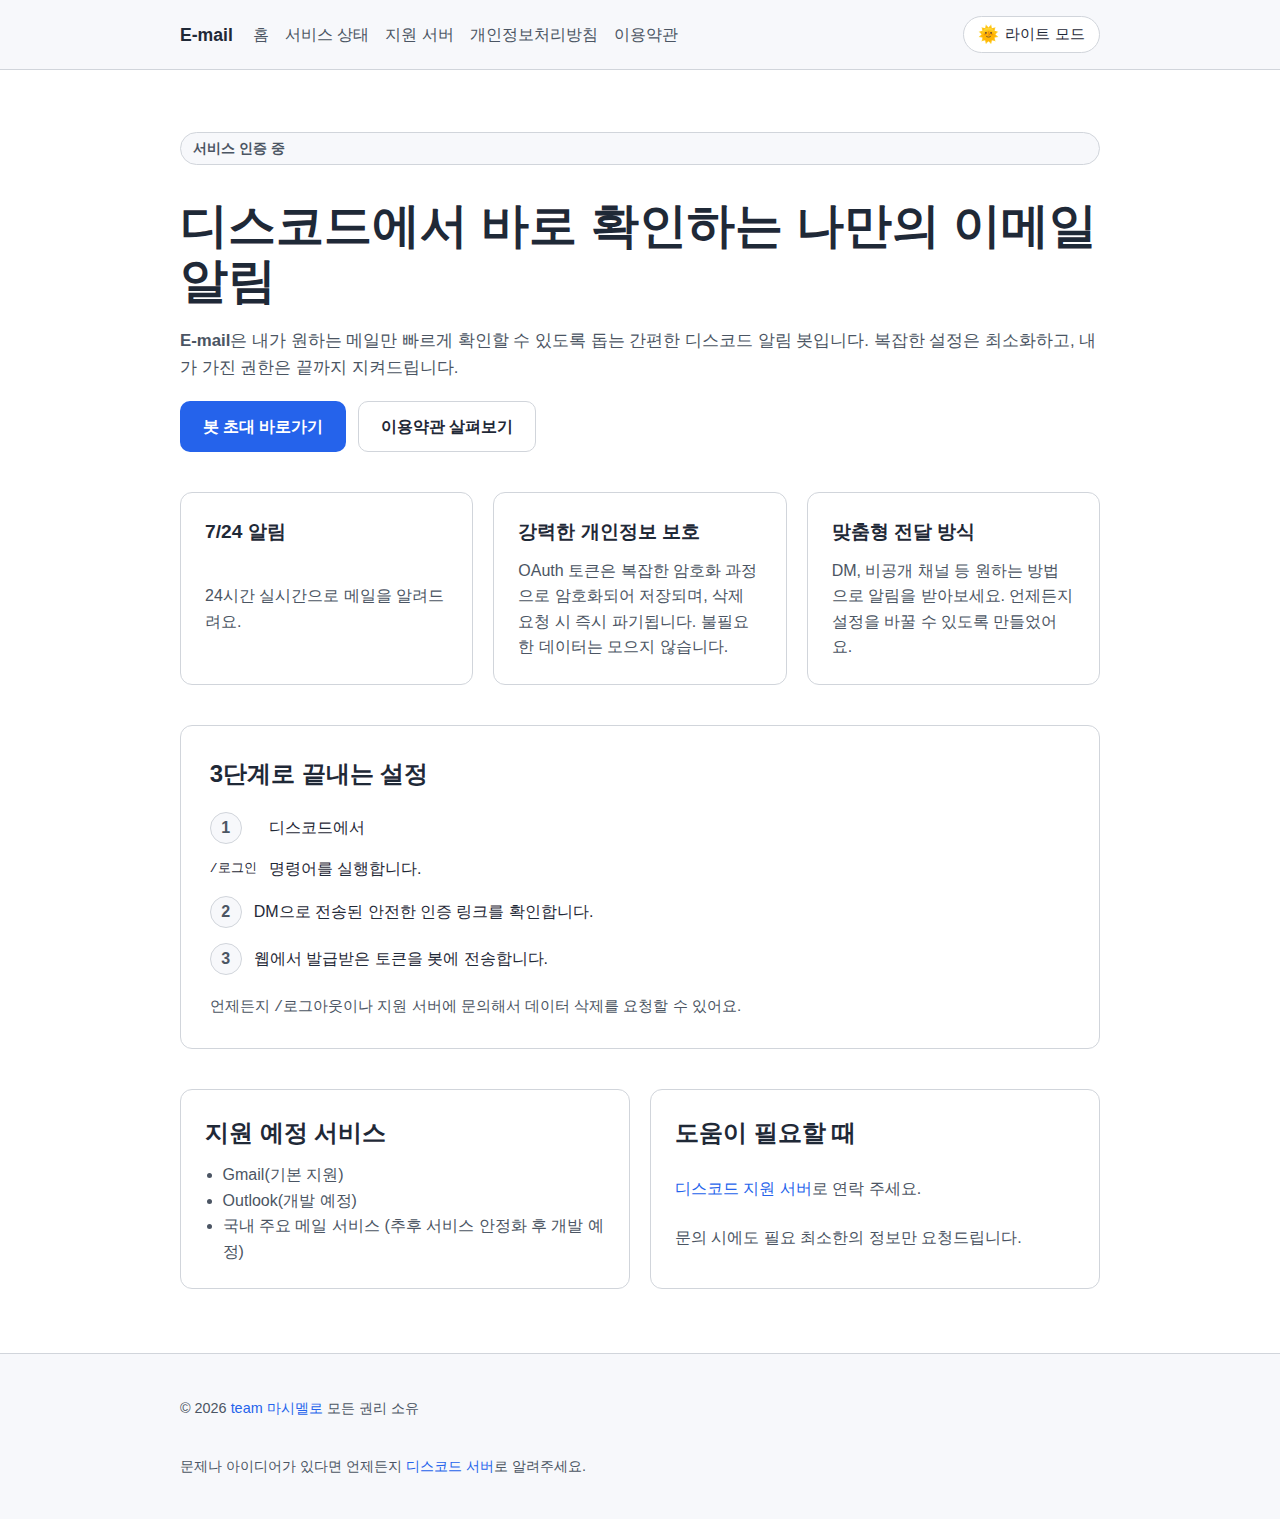
<file: index.html>
<!DOCTYPE html>
<html lang="ko" data-theme="light">
<head>
  <meta charset="UTF-8">
  <meta name="viewport" content="width=device-width, initial-scale=1.0">
  <title>E-mail: 디스코드 이메일 알림 봇</title>
  <link rel="stylesheet" href="style.css">
</head>
<body>
  <main class="layout">
    <section class="hero fade-up">
      <p class="badge">서비스 인증 중</p>
      <h1>디스코드에서 바로 확인하는 나만의 이메일 알림</h1>
      <p class="lead">
        <strong>E-mail</strong>은 내가 원하는 메일만 빠르게 확인할 수 있도록 돕는 간편한 디스코드 알림 봇입니다.
        복잡한 설정은 최소화하고, 내가 가진 권한은 끝까지 지켜드립니다.
      </p>
      <div class="cta-group">
        <a class="btn primary" href="https://discord.com/oauth2/authorize?client_id=1370938852079829134" target="_blank" rel="noopener">
          봇 초대 바로가기
        </a>
        <a class="btn ghost" href="terms.html">이용약관 살펴보기</a>
      </div>
    </section>

    <section class="cards fade-up" aria-label="주요 기능">
      <article class="card">
        <h2>7/24 알림</h2>
        <p>24시간 실시간으로 메일을 알려드려요.</p>
      </article>
      <article class="card">
        <h2>강력한 개인정보 보호</h2>
        <p>OAuth 토큰은 복잡한 암호화 과정으로 암호화되어 저장되며, 삭제 요청 시 즉시 파기됩니다. 불필요한 데이터는 모으지 않습니다.</p>
      </article>
      <article class="card">
        <h2>맞춤형 전달 방식</h2>
        <p>DM, 비공개 채널 등 원하는 방법으로 알림을 받아보세요. 언제든지 설정을 바꿀 수 있도록 만들었어요.</p>
      </article>
    </section>

    <section class="steps fade-up" aria-label="사용 방법">
      <h2>3단계로 끝내는 설정</h2>
      <ol>
        <li><span>1</span> 디스코드에서 <code>/로그인</code>명령어를 실행합니다.</li>
        <li><span>2</span> DM으로 전송된 안전한 인증 링크를 확인합니다.</li>
        <li><span>3</span> 웹에서 발급받은 토큰을 봇에 전송합니다.</li>
      </ol>
      <p class="footnote">언제든지 <code>/로그아웃</code>이나 지원 서버에 문의해서 데이터 삭제를 요청할 수 있어요.</p>
    </section>

    <section class="info-grid fade-up" aria-label="서비스 정보">
      <article>
        <h2>지원 예정 서비스</h2>
        <ul>
          <li>Gmail(기본 지원)</li>
          <li>Outlook(개발 예정)</li>
          <li>국내 주요 메일 서비스 (추후 서비스 안정화 후 개발 예정)</li>
        </ul>
      </article>
      <article>
        <h2>도움이 필요할 때</h2>
        <p><a href="https://discord.gg/FRCVnR3Vtk">디스코드 지원 서버</a>로 연락 주세요.</p>
        <p>문의 시에도 필요 최소한의 정보만 요청드립니다.</p>
      </article>
    </section>
  </main>
  <script src="js/main.js"></script>
</body>
</html>
</file>
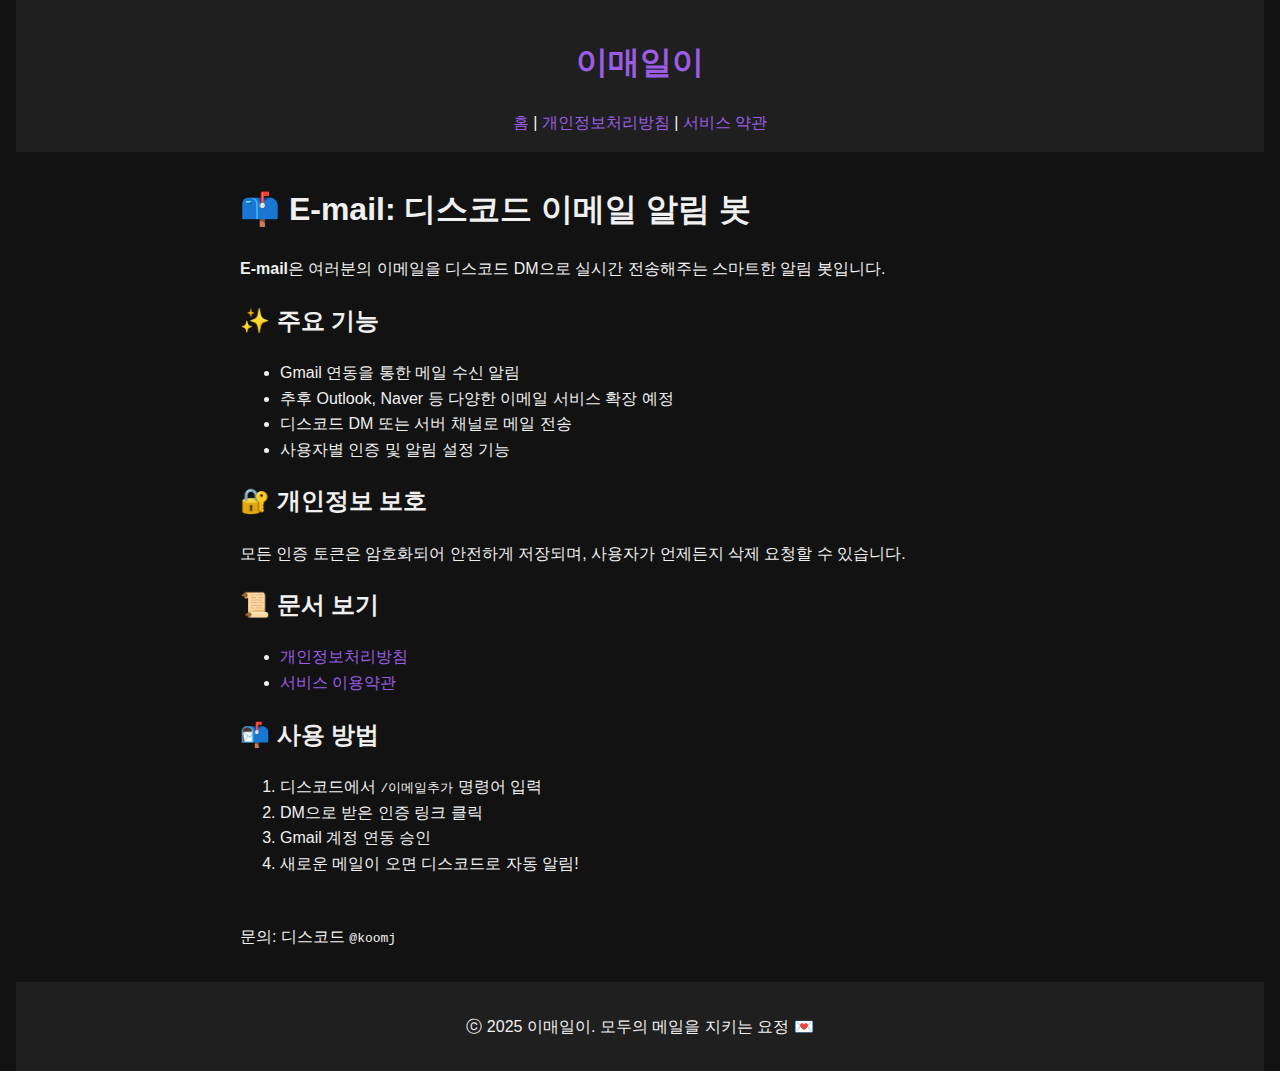
<file: src/index.html>
<!DOCTYPE html>
<html lang="ko">
<head>
  <meta charset="UTF-8">
  <title>E-mail 봇 소개</title>
  <link rel="stylesheet" href="style.css">
</head>
<body>
<main>
  <h1>📫 E-mail: 디스코드 이메일 알림 봇</h1>
  <p><strong>E-mail</strong>은 여러분의 이메일을 디스코드 DM으로 실시간 전송해주는 스마트한 알림 봇입니다.</p>

  <h2>✨ 주요 기능</h2>
  <ul>
    <li>Gmail 연동을 통한 메일 수신 알림</li>
    <li>추후 Outlook, Naver 등 다양한 이메일 서비스 확장 예정</li>
    <li>디스코드 DM 또는 서버 채널로 메일 전송</li>
    <li>사용자별 인증 및 알림 설정 기능</li>
  </ul>

  <h2>🔐 개인정보 보호</h2>
  <p>모든 인증 토큰은 암호화되어 안전하게 저장되며, 사용자가 언제든지 삭제 요청할 수 있습니다.</p>

  <h2>📜 문서 보기</h2>
  <ul>
    <li><a href="/privacy.html">개인정보처리방침</a></li>
    <li><a href="/terms.html">서비스 이용약관</a></li>
  </ul>

  <h2>📬 사용 방법</h2>
  <ol>
    <li>디스코드에서 <code>/이메일추가</code> 명령어 입력</li>
    <li>DM으로 받은 인증 링크 클릭</li>
    <li>Gmail 계정 연동 승인</li>
    <li>새로운 메일이 오면 디스코드로 자동 알림!</li>
  </ol>

  <p style="margin-top: 3rem;">문의: 디스코드 <code>@koomj</code></p>
</main>
<script src="js/main.js"></script>
</body>
</html>
</file>
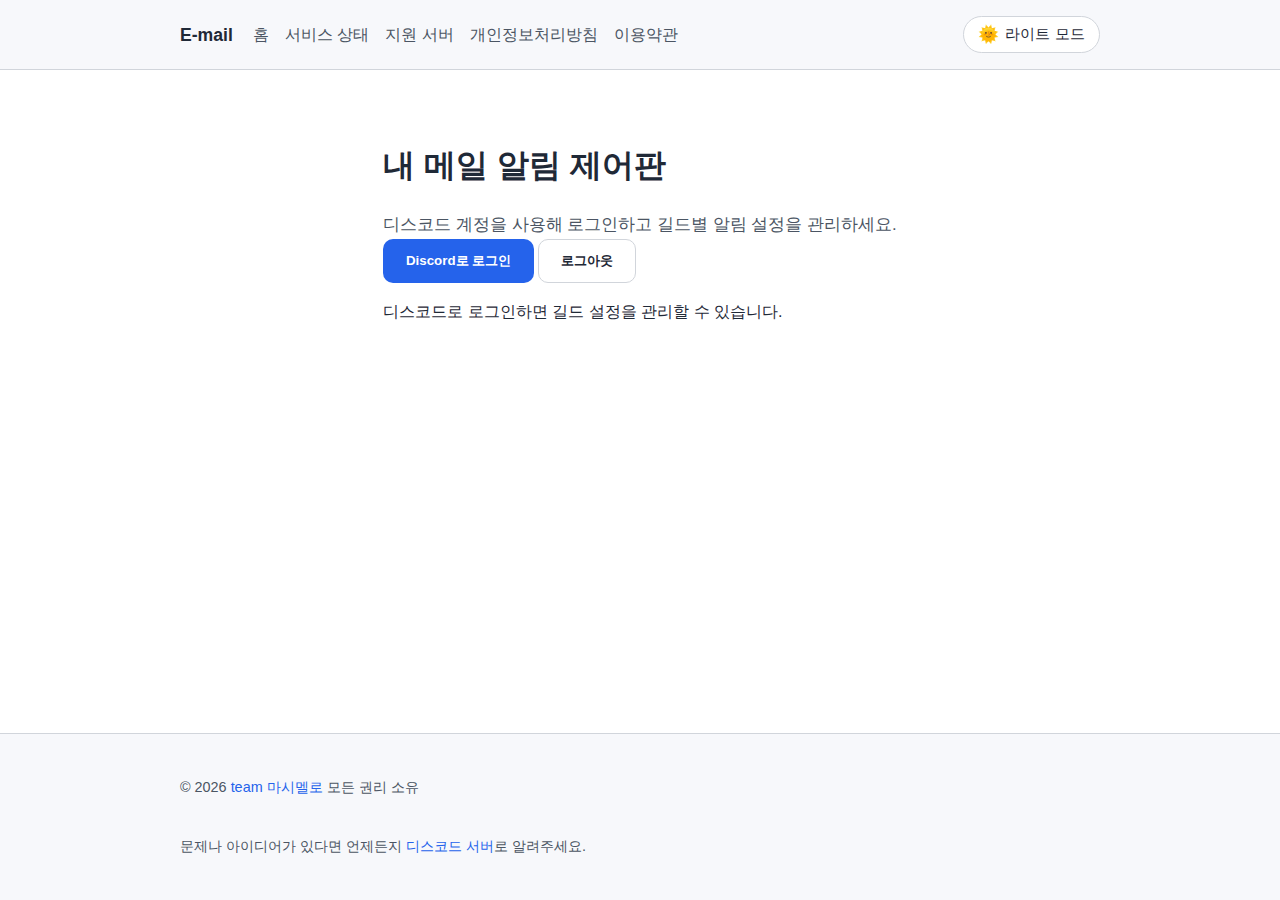
<file: dashboard.html>
<!DOCTYPE html>
<html lang="ko" data-theme="light">
<head>
  <meta charset="UTF-8">
  <meta name="viewport" content="width=device-width, initial-scale=1.0">
  <title>대시보드 - E-mail</title>
  <link rel="stylesheet" href="style.css">
</head>
<body>
  <main class="layout dashboard">
    <section class="dashboard-hero fade-up">
      <h1>내 메일 알림 제어판</h1>
      <p class="lead">디스코드 계정을 사용해 로그인하고 길드별 알림 설정을 관리하세요.</p>
      <div class="dashboard-actions">
        <button class="btn primary" type="button" id="login-button">Discord로 로그인</button>
        <button class="btn ghost" type="button" id="logout-button" hidden>로그아웃</button>
      </div>
      <p class="dashboard-status" id="dashboard-status" role="status" aria-live="polite"></p>
    </section>

    <section class="dashboard-card fade-up" id="profile-section" hidden>
      <h2>내 프로필</h2>
      <div class="profile-card">
        <img id="profile-avatar" alt="디스코드 아바타" loading="lazy">
        <dl>
          <div>
            <dt>사용자명</dt>
            <dd id="profile-username">-</dd>
          </div>
          <div>
            <dt>사용자 ID</dt>
            <dd id="profile-id">-</dd>
          </div>
        </dl>
      </div>
    </section>

    <section class="dashboard-card fade-up" id="guilds-section" hidden>
      <div class="dashboard-card__header">
        <h2>내 길드</h2>
        <button class="btn ghost" type="button" id="refresh-guilds">다시 불러오기</button>
      </div>
      <ul class="guild-list" id="guild-list" aria-live="polite"></ul>
      <p class="dashboard-hint">관리 권한이 있는 길드만 표시됩니다.</p>
    </section>

    <section class="dashboard-card fade-up" id="settings-section" hidden>
      <div class="dashboard-card__header">
        <div>
          <h2 id="settings-guild-name">길드 설정</h2>
          <p class="dashboard-hint" id="settings-guild-id"></p>
        </div>
        <div class="settings-actions">
          <button class="btn ghost" type="button" id="refresh-settings">길드 설정 새로고침</button>
        </div>
      </div>
      <form id="settings-form" novalidate>
        <label class="field field--toggle">
          <span class="field-label">알림 활성화</span>
          <span class="switch">
            <input type="checkbox" id="notifications-enabled">
            <span class="slider" aria-hidden="true"></span>
          </span>
        </label>

        <label class="field" for="language-select">
          <span class="field-label">언어</span>
          <select id="language-select" name="language">
            <option value="ko">한국어</option>
            <option value="en">English</option>
          </select>
        </label>

        <label class="field" for="timezone-select">
          <span class="field-label">타임존</span>
          <select id="timezone-select" name="timezone">
            <option value="Asia/Seoul">Asia/Seoul</option>
            <option value="UTC">UTC</option>
            <option value="America/Los_Angeles">America/Los_Angeles</option>
            <option value="Europe/London">Europe/London</option>
            <option value="Asia/Tokyo">Asia/Tokyo</option>
          </select>
        </label>

        <div class="settings-actions">
          <button class="btn primary" type="submit">변경 사항 저장</button>
        </div>
      </form>
      <p class="dashboard-status" id="settings-status" role="status" aria-live="polite"></p>
    </section>
  </main>

  <script src="js/main.js"></script>
  <script src="js/dashboard.js"></script>
</body>
</html>
</file>
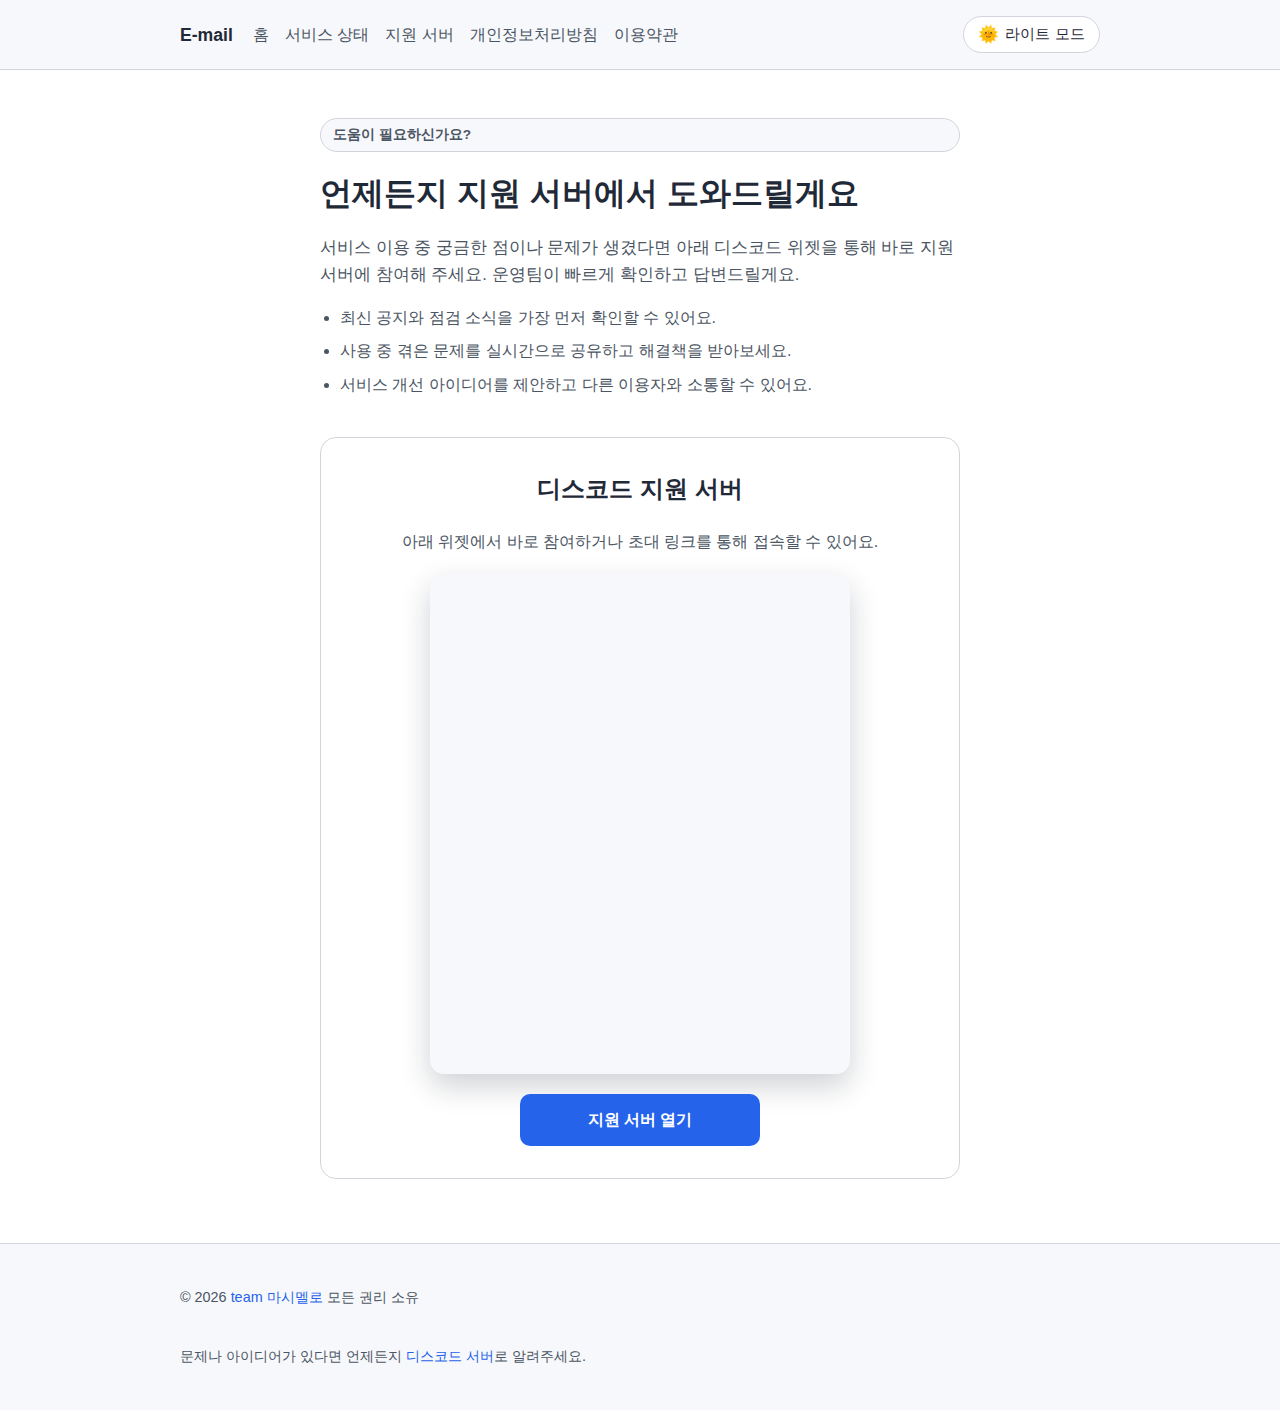
<file: helpserver.html>
<!DOCTYPE html>
<html lang="ko" data-theme="light">
<head>
  <meta charset="UTF-8">
  <meta name="viewport" content="width=device-width, initial-scale=1.0">
  <title>지원 서버 - E-mail</title>
  <link rel="stylesheet" href="style.css">
</head>
<body>
  <main class="layout support">
    <section class="support-hero fade-up">
      <span class="badge">도움이 필요하신가요?</span>
      <h1>언제든지 지원 서버에서 도와드릴게요</h1>
      <p class="lead">
        서비스 이용 중 궁금한 점이나 문제가 생겼다면 아래 디스코드 위젯을 통해 바로 지원 서버에 참여해 주세요.
        운영팀이 빠르게 확인하고 답변드릴게요.
      </p>
      <ul class="support-points" aria-label="지원 서버 안내">
        <li>최신 공지와 점검 소식을 가장 먼저 확인할 수 있어요.</li>
        <li>사용 중 겪은 문제를 실시간으로 공유하고 해결책을 받아보세요.</li>
        <li>서비스 개선 아이디어를 제안하고 다른 이용자와 소통할 수 있어요.</li>
      </ul>
    </section>

    <section class="support-widget fade-up" aria-label="디스코드 지원 서버 위젯">
      <div class="widget-card">
        <h2>디스코드 지원 서버</h2>
        <p>아래 위젯에서 바로 참여하거나 초대 링크를 통해 접속할 수 있어요.</p>
        <iframe
          class="discord-widget"
          src="https://discord.com/widget?id=1345601945133383783&amp;theme=dark"
          width="350"
          height="500"
          allowtransparency="true"
          frameborder="0"
          sandbox="allow-popups allow-popups-to-escape-sandbox allow-same-origin allow-scripts"
          title="디스코드 지원 서버 위젯"></iframe>
        <a class="btn primary" href="https://discord.gg/FRCVnR3Vtk" target="_blank" rel="noopener">지원 서버 열기</a>
      </div>
    </section>
  </main>
  <script src="js/main.js"></script>
</body>
</html>
</file>
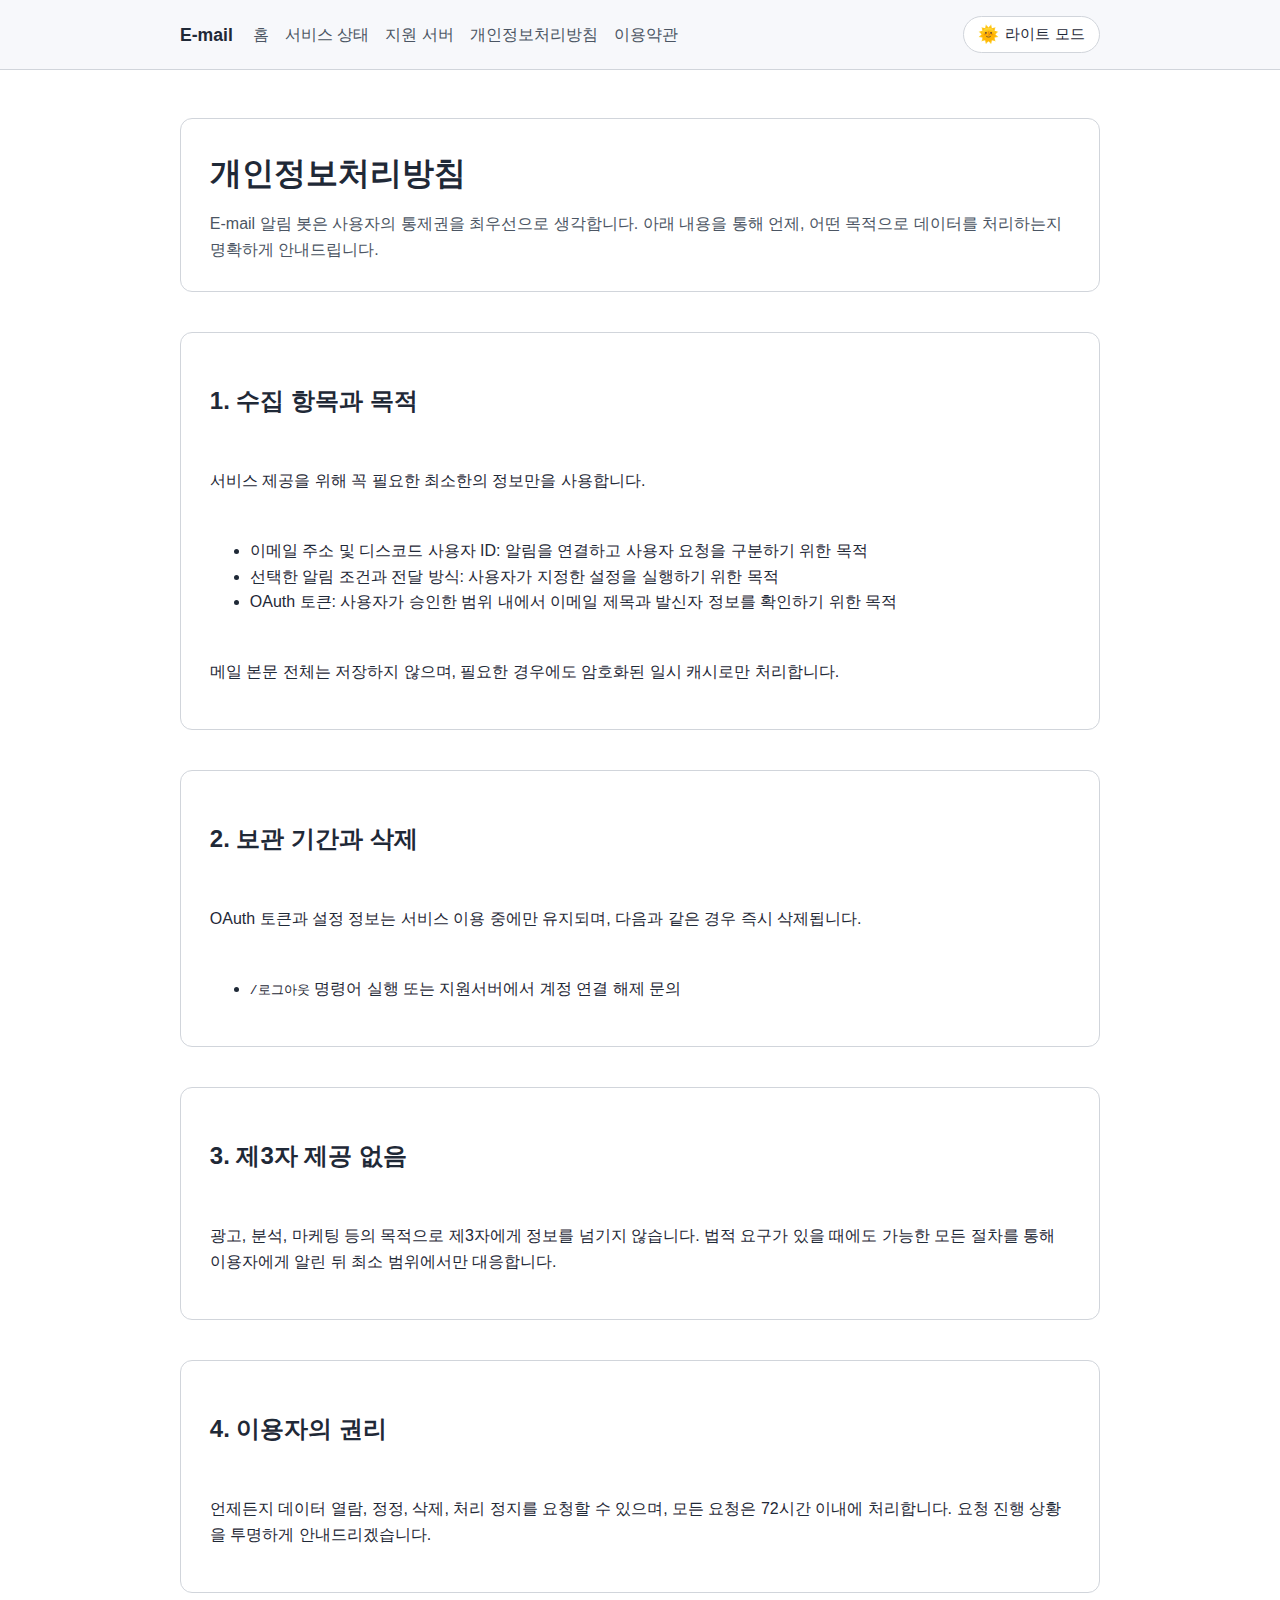
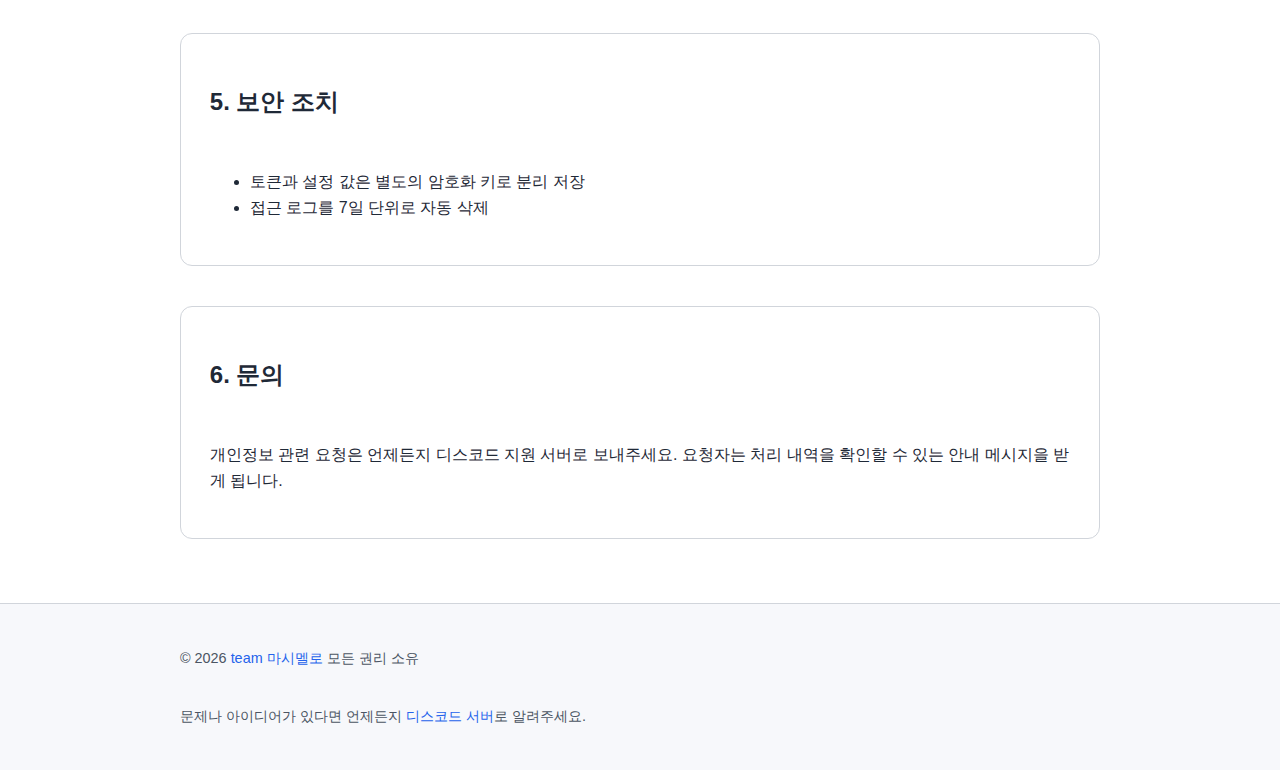
<file: privacy.html>
<!DOCTYPE html>
<html lang="ko" data-theme="light">
<head>
  <meta charset="UTF-8">
  <meta name="viewport" content="width=device-width, initial-scale=1.0">
  <title>개인정보처리방침 - E-mail</title>
  <link rel="stylesheet" href="style.css">
</head>
<body>
  <main class="layout legal">
    <section class="fade-up">
      <h1>개인정보처리방침</h1>
      <p class="lead">E-mail 알림 봇은 사용자의 통제권을 최우선으로 생각합니다. 아래 내용을 통해 언제, 어떤 목적으로 데이터를 처리하는지 명확하게 안내드립니다.</p>
    </section>

    <section class="fade-up">
      <h2>1. 수집 항목과 목적</h2>
      <p>서비스 제공을 위해 꼭 필요한 최소한의 정보만을 사용합니다.</p>
      <ul>
        <li>이메일 주소 및 디스코드 사용자 ID: 알림을 연결하고 사용자 요청을 구분하기 위한 목적</li>
        <li>선택한 알림 조건과 전달 방식: 사용자가 지정한 설정을 실행하기 위한 목적</li>
        <li>OAuth 토큰: 사용자가 승인한 범위 내에서 이메일 제목과 발신자 정보를 확인하기 위한 목적</li>
      </ul>
      <p>메일 본문 전체는 저장하지 않으며, 필요한 경우에도 암호화된 일시 캐시로만 처리합니다.</p>
    </section>

    <section class="fade-up">
      <h2>2. 보관 기간과 삭제</h2>
      <p>OAuth 토큰과 설정 정보는 서비스 이용 중에만 유지되며, 다음과 같은 경우 즉시 삭제됩니다.</p>
      <ul>
        <li><code>/로그아웃</code> 명령어 실행 또는 지원서버에서 계정 연결 해제 문의</li>
      </ul>
    </section>

    <section class="fade-up">
      <h2>3. 제3자 제공 없음</h2>
      <p>광고, 분석, 마케팅 등의 목적으로 제3자에게 정보를 넘기지 않습니다. 법적 요구가 있을 때에도 가능한 모든 절차를 통해 이용자에게 알린 뒤 최소 범위에서만 대응합니다.</p>
    </section>

    <section class="fade-up">
      <h2>4. 이용자의 권리</h2>
      <p>언제든지 데이터 열람, 정정, 삭제, 처리 정지를 요청할 수 있으며, 모든 요청은 72시간 이내에 처리합니다. 요청 진행 상황을 투명하게 안내드리겠습니다.</p>
    </section>

    <section class="fade-up">
      <h2>5. 보안 조치</h2>
      <ul>
        <li>토큰과 설정 값은 별도의 암호화 키로 분리 저장</li>
        <li>접근 로그를 7일 단위로 자동 삭제</li>
      </ul>
    </section>

    <section class="fade-up">
      <h2>6. 문의</h2>
      <p>개인정보 관련 요청은 언제든지 디스코드 지원 서버로 보내주세요. 요청자는 처리 내역을 확인할 수 있는 안내 메시지을 받게 됩니다.</p>
    </section>
  </main>
  <script src="js/main.js"></script>
</body>
</html>
</file>
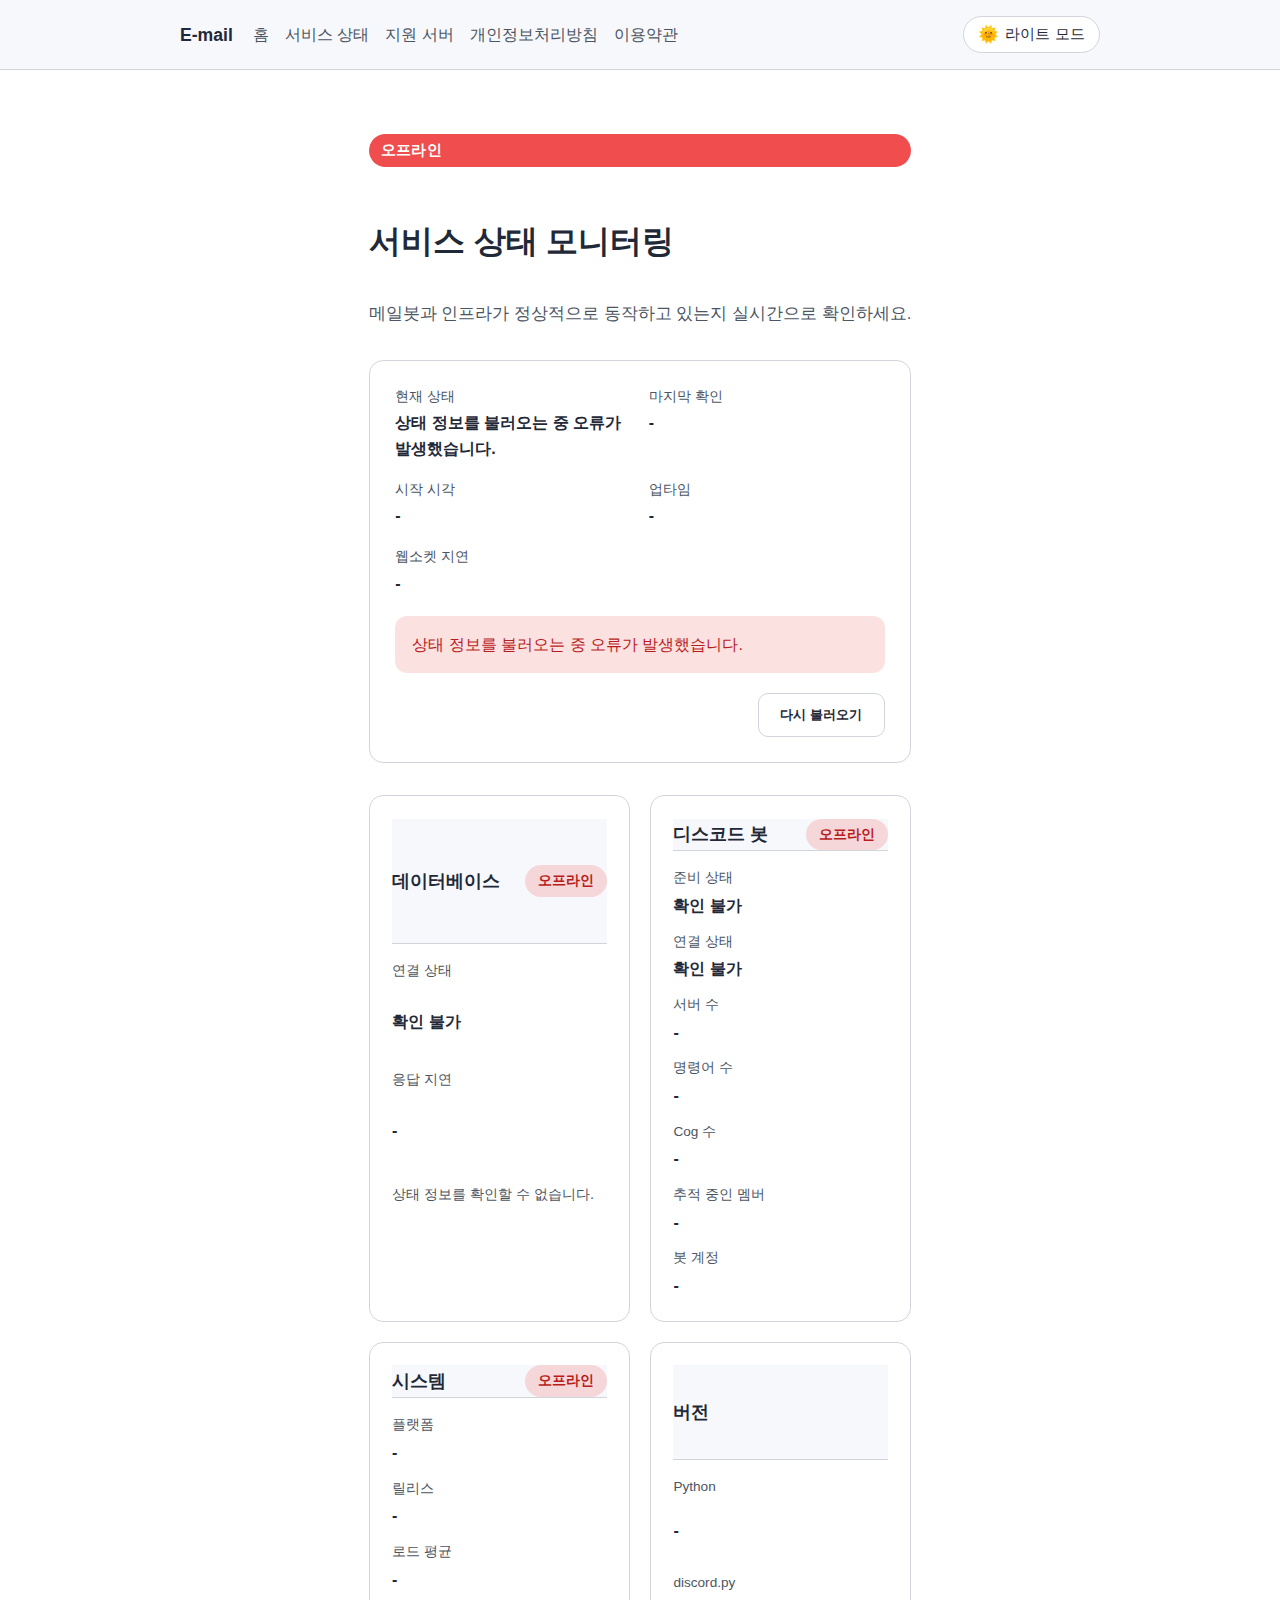
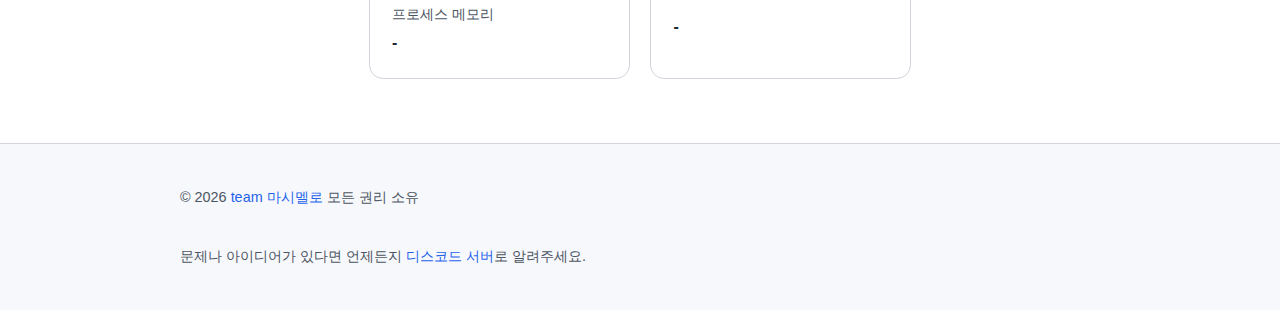
<file: status.html>
<!DOCTYPE html>
<html lang="ko" data-theme="light">
<head>
  <meta charset="UTF-8">
  <meta name="viewport" content="width=device-width, initial-scale=1.0">
  <title>서비스 상태 - E-mail</title>
  <link rel="stylesheet" href="style.css">
</head>
<body>
  <main class="layout status">
    <section class="status-hero fade-up">
      <p class="badge status-indicator status-indicator--loading" id="status-indicator">확인 중</p>
      <h1>서비스 상태 모니터링</h1>
      <p class="lead">메일봇과 인프라가 정상적으로 동작하고 있는지 실시간으로 확인하세요.</p>
    </section>

    <section class="status-meta fade-up">
      <div class="status-meta__grid">
        <div>
          <span class="status-meta__label">현재 상태</span>
          <span class="status-meta__value" id="status-summary">데이터를 불러오는 중...</span>
        </div>
        <div>
          <span class="status-meta__label">마지막 확인</span>
          <span class="status-meta__value" id="status-updated-at">-</span>
        </div>
        <div>
          <span class="status-meta__label">시작 시각</span>
          <span class="status-meta__value" id="status-started-at">-</span>
        </div>
        <div>
          <span class="status-meta__label">업타임</span>
          <span class="status-meta__value" id="status-uptime">-</span>
        </div>
        <div>
          <span class="status-meta__label">웹소켓 지연</span>
          <span class="status-meta__value" id="status-latency">-</span>
        </div>
      </div>
      <p class="status-alert" id="status-alert" role="status" hidden>상태를 확인하는 중입니다.</p>
      <div class="status-actions">
        <button class="btn ghost" type="button" id="status-reload">다시 불러오기</button>
      </div>
    </section>

    <section class="status-grid" aria-label="세부 상태">
      <article class="status-card fade-up">
        <header class="status-card__header">
          <h2>데이터베이스</h2>
          <span class="status-chip" id="database-chip">대기 중</span>
        </header>
        <dl class="status-card__stats">
          <div>
            <dt>연결 상태</dt>
            <dd id="database-status">-</dd>
          </div>
          <div>
            <dt>응답 지연</dt>
            <dd id="database-latency">-</dd>
          </div>
        </dl>
        <p class="status-note" id="database-note">상세 정보를 불러오는 중입니다.</p>
      </article>

      <article class="status-card fade-up">
        <header class="status-card__header">
          <h2>디스코드 봇</h2>
          <span class="status-chip" id="bot-chip">대기 중</span>
        </header>
        <dl class="status-card__stats">
          <div>
            <dt>준비 상태</dt>
            <dd id="bot-ready">-</dd>
          </div>
          <div>
            <dt>연결 상태</dt>
            <dd id="bot-connected">-</dd>
          </div>
          <div>
            <dt>서버 수</dt>
            <dd id="bot-guilds">-</dd>
          </div>
          <div>
            <dt>명령어 수</dt>
            <dd id="bot-commands">-</dd>
          </div>
          <div>
            <dt>Cog 수</dt>
            <dd id="bot-cogs">-</dd>
          </div>
          <div>
            <dt>추적 중인 멤버</dt>
            <dd id="bot-members">-</dd>
          </div>
          <div>
            <dt>봇 계정</dt>
            <dd id="bot-user">-</dd>
          </div>
        </dl>
      </article>

      <article class="status-card fade-up">
        <header class="status-card__header">
          <h2>시스템</h2>
          <span class="status-chip" id="system-chip">대기 중</span>
        </header>
        <dl class="status-card__stats">
          <div>
            <dt>플랫폼</dt>
            <dd id="system-platform">-</dd>
          </div>
          <div>
            <dt>릴리스</dt>
            <dd id="system-release">-</dd>
          </div>
          <div>
            <dt>로드 평균</dt>
            <dd id="system-load">-</dd>
          </div>
          <div>
            <dt>프로세스 메모리</dt>
            <dd id="system-memory">-</dd>
          </div>
        </dl>
      </article>

      <article class="status-card fade-up">
        <header class="status-card__header">
          <h2>버전</h2>
        </header>
        <dl class="status-card__stats">
          <div>
            <dt>Python</dt>
            <dd id="version-python">-</dd>
          </div>
          <div>
            <dt>discord.py</dt>
            <dd id="version-discord">-</dd>
          </div>
        </dl>
      </article>
    </section>
  </main>

  <script src="js/main.js"></script>
  <script src="js/status.js"></script>
</body>
</html>
</file>
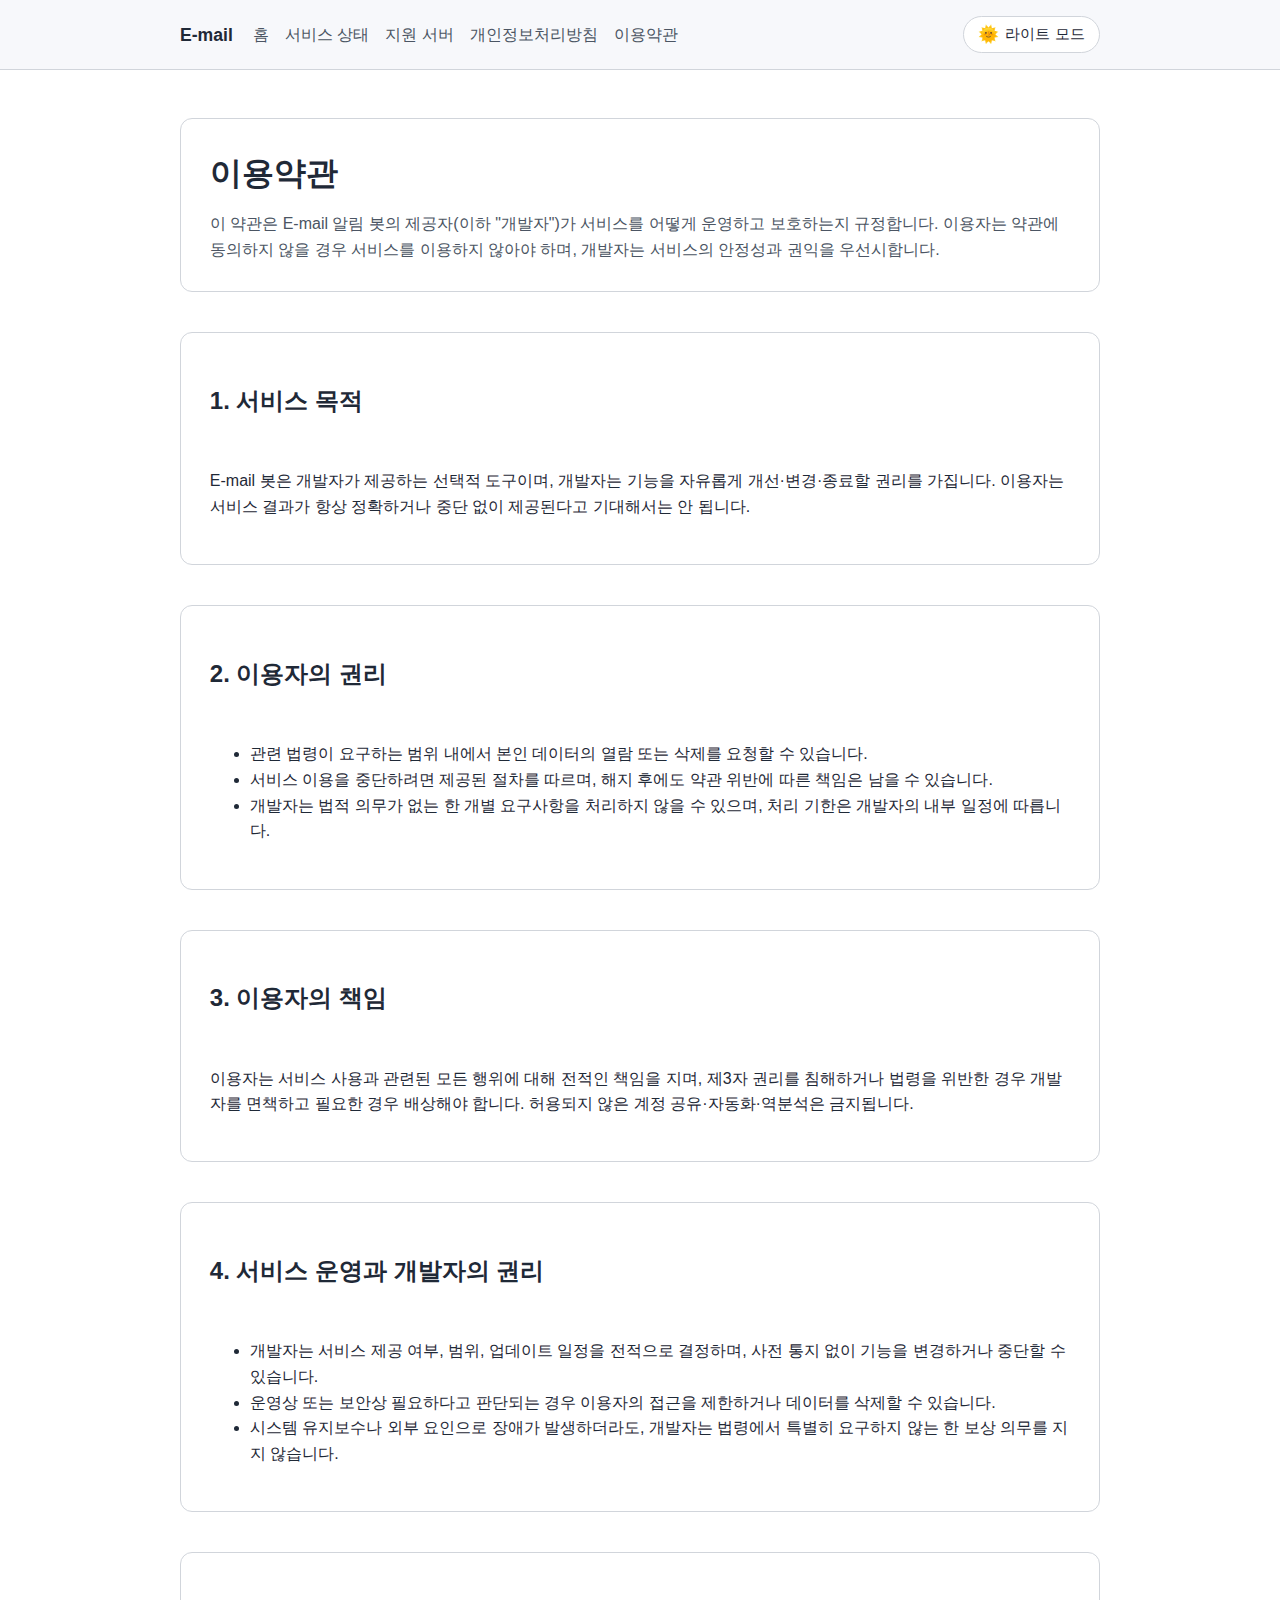
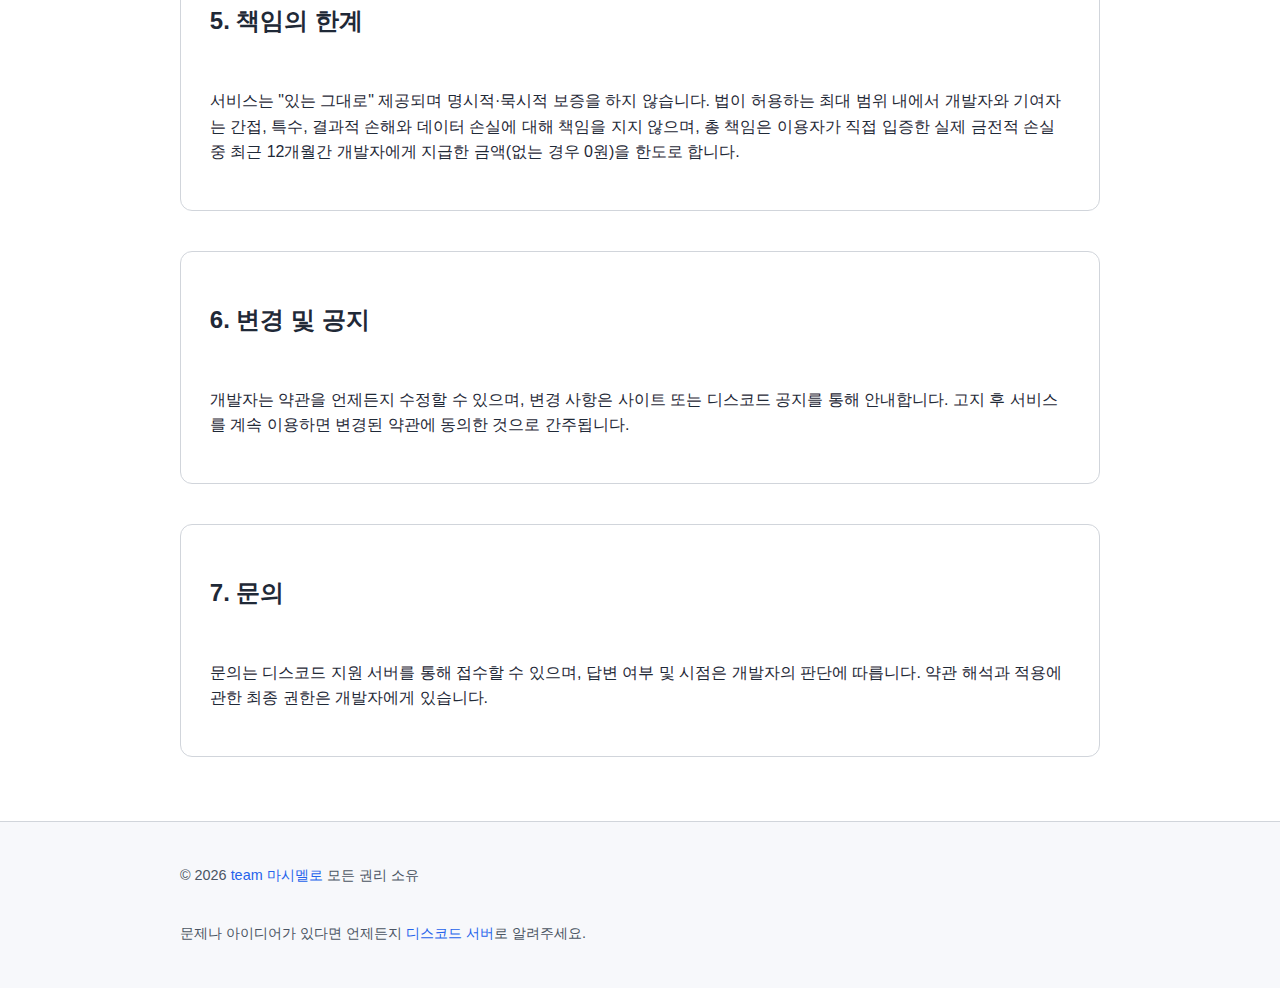
<file: terms.html>
<!DOCTYPE html>
<html lang="ko" data-theme="light">
<head>
  <meta charset="UTF-8">
  <meta name="viewport" content="width=device-width, initial-scale=1.0">
  <title>이용약관 - E-mail</title>
  <link rel="stylesheet" href="style.css">
</head>
<body>
  <main class="layout legal">
    <section class="fade-up">
      <h1>이용약관</h1>
      <p class="lead">이 약관은 E-mail 알림 봇의 제공자(이하 "개발자")가 서비스를 어떻게 운영하고 보호하는지 규정합니다. 이용자는 약관에 동의하지 않을 경우 서비스를 이용하지 않아야 하며, 개발자는 서비스의 안정성과 권익을 우선시합니다.</p>
    </section>

    <section class="fade-up">
      <h2>1. 서비스 목적</h2>
      <p>E-mail 봇은 개발자가 제공하는 선택적 도구이며, 개발자는 기능을 자유롭게 개선·변경·종료할 권리를 가집니다. 이용자는 서비스 결과가 항상 정확하거나 중단 없이 제공된다고 기대해서는 안 됩니다.</p>
    </section>

    <section class="fade-up">
      <h2>2. 이용자의 권리</h2>
      <ul>
        <li>관련 법령이 요구하는 범위 내에서 본인 데이터의 열람 또는 삭제를 요청할 수 있습니다.</li>
        <li>서비스 이용을 중단하려면 제공된 절차를 따르며, 해지 후에도 약관 위반에 따른 책임은 남을 수 있습니다.</li>
        <li>개발자는 법적 의무가 없는 한 개별 요구사항을 처리하지 않을 수 있으며, 처리 기한은 개발자의 내부 일정에 따릅니다.</li>
      </ul>
    </section>

    <section class="fade-up">
      <h2>3. 이용자의 책임</h2>
      <p>이용자는 서비스 사용과 관련된 모든 행위에 대해 전적인 책임을 지며, 제3자 권리를 침해하거나 법령을 위반한 경우 개발자를 면책하고 필요한 경우 배상해야 합니다. 허용되지 않은 계정 공유·자동화·역분석은 금지됩니다.</p>
    </section>

    <section class="fade-up">
      <h2>4. 서비스 운영과 개발자의 권리</h2>
      <ul>
        <li>개발자는 서비스 제공 여부, 범위, 업데이트 일정을 전적으로 결정하며, 사전 통지 없이 기능을 변경하거나 중단할 수 있습니다.</li>
        <li>운영상 또는 보안상 필요하다고 판단되는 경우 이용자의 접근을 제한하거나 데이터를 삭제할 수 있습니다.</li>
        <li>시스템 유지보수나 외부 요인으로 장애가 발생하더라도, 개발자는 법령에서 특별히 요구하지 않는 한 보상 의무를 지지 않습니다.</li>
      </ul>
    </section>

    <section class="fade-up">
      <h2>5. 책임의 한계</h2>
      <p>서비스는 "있는 그대로" 제공되며 명시적·묵시적 보증을 하지 않습니다. 법이 허용하는 최대 범위 내에서 개발자와 기여자는 간접, 특수, 결과적 손해와 데이터 손실에 대해 책임을 지지 않으며, 총 책임은 이용자가 직접 입증한 실제 금전적 손실 중 최근 12개월간 개발자에게 지급한 금액(없는 경우 0원)을 한도로 합니다.</p>
    </section>

    <section class="fade-up">
      <h2>6. 변경 및 공지</h2>
      <p>개발자는 약관을 언제든지 수정할 수 있으며, 변경 사항은 사이트 또는 디스코드 공지를 통해 안내합니다. 고지 후 서비스를 계속 이용하면 변경된 약관에 동의한 것으로 간주됩니다.</p>
    </section>

    <section class="fade-up">
      <h2>7. 문의</h2>
      <p>문의는 디스코드 지원 서버를 통해 접수할 수 있으며, 답변 여부 및 시점은 개발자의 판단에 따릅니다. 약관 해석과 적용에 관한 최종 권한은 개발자에게 있습니다.</p>
    </section>
  </main>
  <script src="js/main.js"></script>
</body>
</html>
</file>
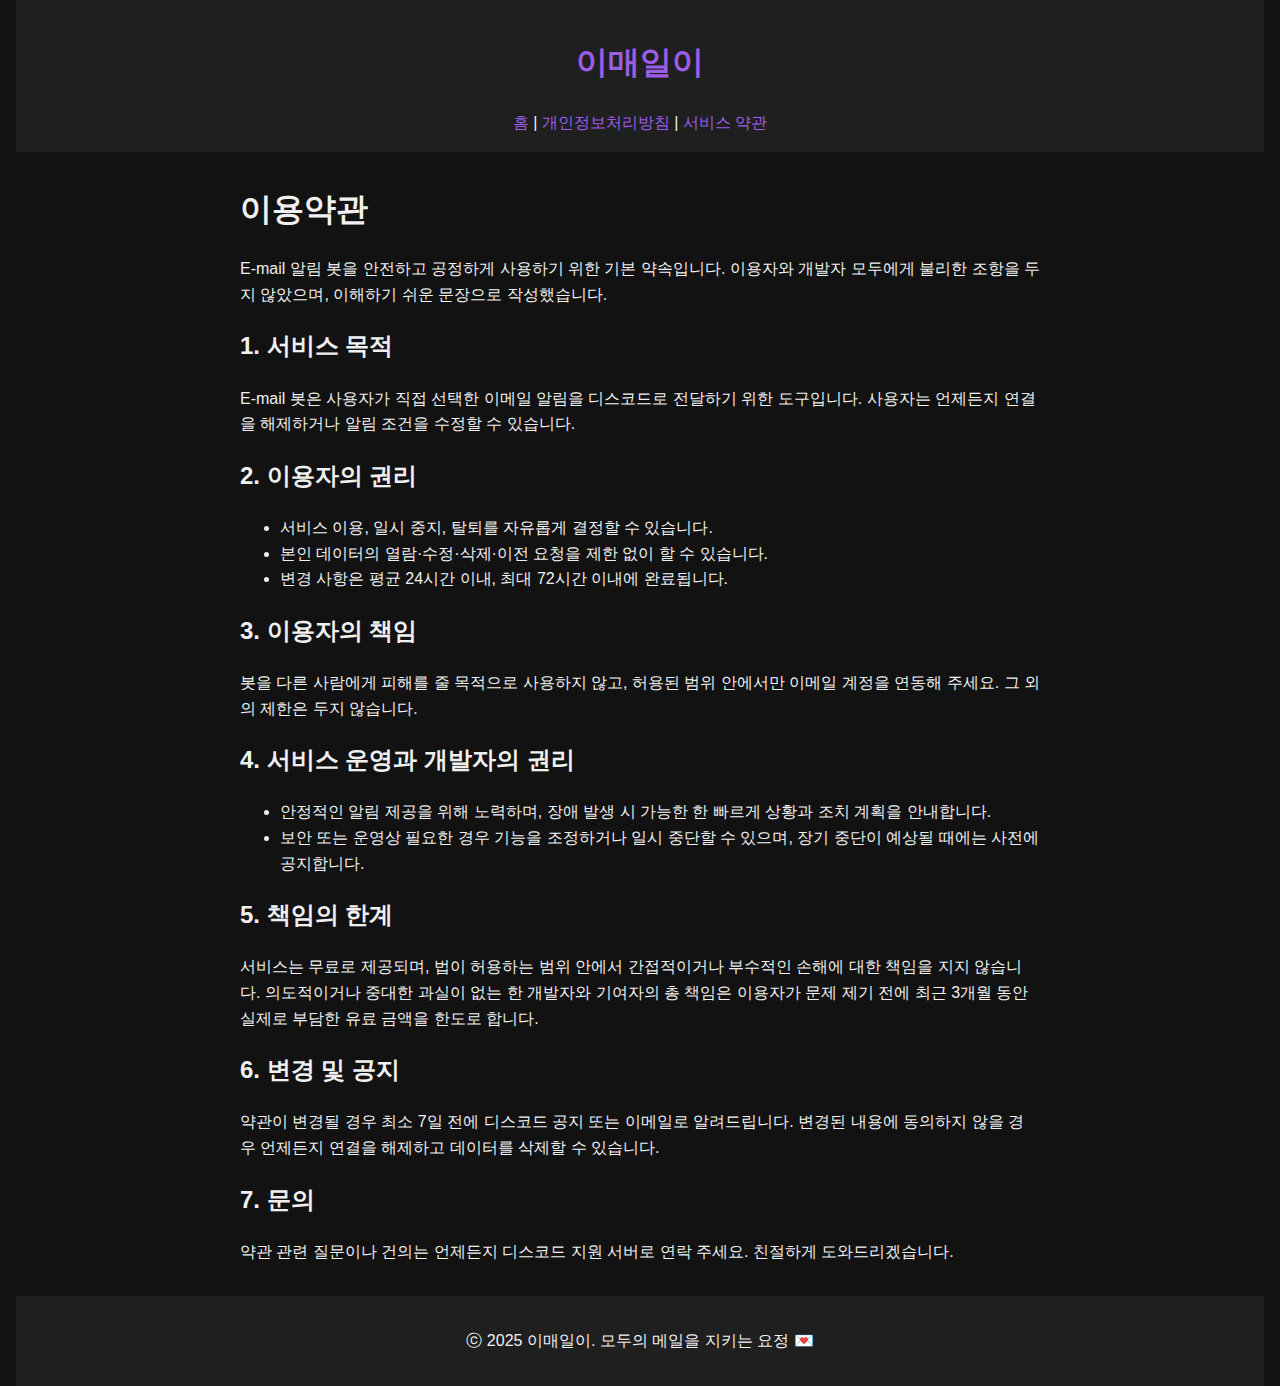
<file: src/terms.html>
<!DOCTYPE html>
<html lang="ko" data-theme="light">
<head>
  <meta charset="UTF-8">
  <meta name="viewport" content="width=device-width, initial-scale=1.0">
  <title>이용약관 - E-mail</title>
  <link rel="stylesheet" href="style.css">
</head>
<body>
  <main class="layout legal">
    <section class="fade-up">
      <h1>이용약관</h1>
      <p class="lead">E-mail 알림 봇을 안전하고 공정하게 사용하기 위한 기본 약속입니다. 이용자와 개발자 모두에게 불리한 조항을 두지 않았으며, 이해하기 쉬운 문장으로 작성했습니다.</p>
    </section>

    <section class="fade-up">
      <h2>1. 서비스 목적</h2>
      <p>E-mail 봇은 사용자가 직접 선택한 이메일 알림을 디스코드로 전달하기 위한 도구입니다. 사용자는 언제든지 연결을 해제하거나 알림 조건을 수정할 수 있습니다.</p>
    </section>

    <section class="fade-up">
      <h2>2. 이용자의 권리</h2>
      <ul>
        <li>서비스 이용, 일시 중지, 탈퇴를 자유롭게 결정할 수 있습니다.</li>
        <li>본인 데이터의 열람·수정·삭제·이전 요청을 제한 없이 할 수 있습니다.</li>
        <li>변경 사항은 평균 24시간 이내, 최대 72시간 이내에 완료됩니다.</li>
      </ul>
    </section>

    <section class="fade-up">
      <h2>3. 이용자의 책임</h2>
      <p>봇을 다른 사람에게 피해를 줄 목적으로 사용하지 않고, 허용된 범위 안에서만 이메일 계정을 연동해 주세요. 그 외의 제한은 두지 않습니다.</p>
    </section>

    <section class="fade-up">
      <h2>4. 서비스 운영과 개발자의 권리</h2>
      <ul>
        <li>안정적인 알림 제공을 위해 노력하며, 장애 발생 시 가능한 한 빠르게 상황과 조치 계획을 안내합니다.</li>
        <li>보안 또는 운영상 필요한 경우 기능을 조정하거나 일시 중단할 수 있으며, 장기 중단이 예상될 때에는 사전에 공지합니다.</li>
      </ul>
    </section>

    <section class="fade-up">
      <h2>5. 책임의 한계</h2>
      <p>서비스는 무료로 제공되며, 법이 허용하는 범위 안에서 간접적이거나 부수적인 손해에 대한 책임을 지지 않습니다. 의도적이거나 중대한 과실이 없는 한 개발자와 기여자의 총 책임은 이용자가 문제 제기 전에 최근 3개월 동안 실제로 부담한 유료 금액을 한도로 합니다.</p>
    </section>

    <section class="fade-up">
      <h2>6. 변경 및 공지</h2>
      <p>약관이 변경될 경우 최소 7일 전에 디스코드 공지 또는 이메일로 알려드립니다. 변경된 내용에 동의하지 않을 경우 언제든지 연결을 해제하고 데이터를 삭제할 수 있습니다.</p>
    </section>

    <section class="fade-up">
      <h2>7. 문의</h2>
      <p>약관 관련 질문이나 건의는 언제든지 디스코드 지원 서버로 연락 주세요. 친절하게 도와드리겠습니다.</p>
    </section>
  </main>
  <script src="js/main.js"></script>
</body>
</html>
</file>
<file: style.css>
:root {
  color-scheme: light dark;
  --bg: #ffffff;
  --surface: #f7f8fb;
  --surface-strong: #ffffff;
  --text: #1f2937;
  --muted: #4b5563;
  --primary: #2563eb;
  --primary-strong: #1d4ed8;
  --border: #d1d5db;
}

[data-theme="dark"] {
  --bg: #0f172a;
  --surface: #111b33;
  --surface-strong: #16213f;
  --text: #e5edff;
  --muted: #b6c2df;
  --primary: #60a5fa;
  --primary-strong: #93c5fd;
  --border: #24304a;
}

* {
  box-sizing: border-box;
}

body {
  margin: 0;
  font-family: "Pretendard", "Segoe UI", sans-serif;
  background: var(--bg);
  color: var(--text);
  min-height: 100vh;
  display: flex;
  flex-direction: column;
  line-height: 1.6;
  transition: background 0.25s ease, color 0.25s ease;
}

a {
  color: var(--primary);
  text-decoration: none;
}

a:hover,
a:focus {
  color: var(--primary-strong);
  text-decoration: underline;
}

header {
  background: var(--surface);
  border-bottom: 1px solid var(--border);
}

.header-inner {
  max-width: 960px;
  margin: 0 auto;
  padding: 1rem 1.25rem;
  display: flex;
  align-items: center;
  flex-wrap: wrap;
  gap: 1.25rem;
}

.brand {
  font-weight: 700;
  font-size: 1.1rem;
  color: var(--text);
}

nav {
  display: flex;
  gap: 1rem;
  flex-wrap: wrap;
}

nav a {
  color: var(--muted);
  font-weight: 500;
}

nav a:hover,
nav a:focus {
  color: var(--primary);
}

.theme-toggle {
  margin-left: auto;
  padding: 0.45rem 0.9rem;
  border-radius: 999px;
  border: 1px solid var(--border);
  background: var(--surface-strong);
  color: var(--text);
  display: inline-flex;
  align-items: center;
  gap: 0.4rem;
  font-size: 0.95rem;
  cursor: pointer;
}

.theme-toggle span:first-child {
  font-size: 1.05rem;
}

@media (max-width: 640px) {
  header {
    position: sticky;
    top: 0;
    z-index: 100;
  }

  .header-inner {
    gap: 0.75rem;
  }

  nav {
    flex: 1 1 auto;
    min-width: 0;
    justify-content: center;
  }

  .theme-toggle {
    width: 2.35rem;
    height: 2.35rem;
    padding: 0.4rem;
    border-radius: 50%;
    justify-content: center;
    margin-left: auto;
  }

  .theme-toggle span:first-child {
    font-size: 1.2rem;
  }

  .theme-toggle .toggle-text {
    position: absolute;
    clip: rect(0 0 0 0);
    width: 1px;
    height: 1px;
    top: 0;
    left: 0;
    margin: -1px;
    padding: 0;
    border: 0;
    overflow: hidden;
    white-space: nowrap;
  }
}

main.layout {
  flex: 1 0 auto;
  max-width: 960px;
  margin: 0 auto;
  padding: 3rem 1.25rem 4rem;
  display: flex;
  flex-direction: column;
  gap: 2.5rem;
}

.hero {
  display: grid;
  gap: 1.2rem;
}

.badge {
  display: inline-flex;
  align-items: center;
  padding: 0.3rem 0.75rem;
  border-radius: 999px;
  background: var(--surface);
  border: 1px solid var(--border);
  color: var(--muted);
  font-size: 0.85rem;
  font-weight: 600;
}

.hero h1 {
  margin: 0;
  font-size: clamp(2.2rem, 5vw, 3rem);
  line-height: 1.15;
}

.lead {
  margin: 0;
  color: var(--muted);
  font-size: 1.05rem;
}

.cta-group {
  display: flex;
  flex-wrap: wrap;
  gap: 0.75rem;
}

.btn {
  display: inline-flex;
  align-items: center;
  justify-content: center;
  padding: 0.75rem 1.35rem;
  border-radius: 10px;
  border: 1px solid transparent;
  font-weight: 600;
}

.btn.primary {
  background: var(--primary);
  color: #fff;
}

.btn.primary:hover,
.btn.primary:focus {
  background: var(--primary-strong);
}

.btn.ghost {
  border-color: var(--border);
  color: var(--text);
  background: var(--surface-strong);
}

.cards {
  display: grid;
  grid-template-columns: repeat(auto-fit, minmax(220px, 1fr));
  gap: 1.25rem;
}

.card {
  background: var(--surface-strong);
  border: 1px solid var(--border);
  border-radius: 12px;
  padding: 1.5rem;
  display: grid;
  gap: 0.6rem;
}

.card h2 {
  margin: 0;
  font-size: 1.2rem;
}

.card p {
  margin: 0;
  color: var(--muted);
}

.steps {
  background: var(--surface-strong);
  border: 1px solid var(--border);
  border-radius: 12px;
  padding: 1.8rem;
  display: grid;
  gap: 1.2rem;
}

.steps h2 {
  margin: 0;
}

.steps ol {
  list-style: none;
  margin: 0;
  padding: 0;
  display: grid;
  gap: 0.9rem;
}

.steps li {
  display: grid;
  grid-template-columns: auto 1fr;
  gap: 0.75rem;
  align-items: center;
}

.steps li span {
  display: grid;
  place-items: center;
  width: 2rem;
  height: 2rem;
  border-radius: 999px;
  background: var(--surface);
  border: 1px solid var(--border);
  font-weight: 600;
  color: var(--muted);
}

.footnote {
  margin: 0;
  color: var(--muted);
  font-size: 0.95rem;
}

.info-grid {
  display: grid;
  grid-template-columns: repeat(auto-fit, minmax(220px, 1fr));
  gap: 1.25rem;
}

.info-grid article {
  background: var(--surface-strong);
  border: 1px solid var(--border);
  border-radius: 12px;
  padding: 1.5rem;
  display: grid;
  gap: 0.6rem;
}

.info-grid h2 {
  margin: 0;
}

.info-grid ul {
  margin: 0;
  padding-left: 1.1rem;
  color: var(--muted);
}

.info-grid p {
  margin: 0;
  color: var(--muted);
}

.layout.legal section {
  background: var(--surface-strong);
  border: 1px solid var(--border);
  border-radius: 12px;
  padding: 1.8rem;
  display: grid;
  gap: 0.75rem;
}

.layout.legal h1 {
  margin: 0;
}

.layout.legal .lead {
  font-size: 1rem;
  color: var(--muted);
}

.fade-up {
  opacity: 1;
  transform: none;
}

footer {
  background: var(--surface);
  border-top: 1px solid var(--border);
}

.footer-inner {
  max-width: 960px;
  margin: 0 auto;
  padding: 1.75rem 1.25rem;
  color: var(--muted);
  font-size: 0.9rem;
  display: grid;
  gap: 0.4rem;
}

@media (max-width: 600px) {
  .header-inner {
    flex-wrap: wrap;
  }

  .theme-toggle {
    margin-left: 0;
  }

  .cta-group {
    width: 100%;
  }

  .btn {
    width: 100%;
  }
}

.layout.status {
  gap: 2rem;
}

.layout.support {
  gap: 2.5rem;
}

.support-hero {
  display: grid;
  gap: 1rem;
  max-width: 640px;
}

.support-hero h1 {
  margin: 0;
}

.support-hero .lead {
  color: var(--muted);
}

.support-points {
  margin: 0;
  padding-left: 1.25rem;
  color: var(--muted);
  display: grid;
  gap: 0.5rem;
}

.support-widget {
  display: grid;
}

.widget-card {
  background: var(--surface-strong);
  border: 1px solid var(--border);
  border-radius: 16px;
  padding: 2rem;
  display: grid;
  gap: 1.25rem;
  justify-items: center;
  text-align: center;
}

.widget-card h2 {
  margin: 0;
}

.widget-card p {
  margin: 0;
  color: var(--muted);
}

.discord-widget {
  width: 100%;
  max-width: 420px;
  min-height: 500px;
  border: none;
  border-radius: 14px;
  background: var(--surface);
  box-shadow: 0 12px 30px rgba(15, 23, 42, 0.2);
}

.widget-card .btn {
  width: 100%;
  max-width: 240px;
}

@media (max-width: 640px) {
  .layout.support {
    gap: 2rem;
  }

  .widget-card {
    padding: 1.6rem;
  }
}

.status-hero {
  display: grid;
  gap: 0.75rem;
}

.status-indicator {
  border: none;
  color: #fff;
  font-size: 0.95rem;
  letter-spacing: 0.02em;
}

.status-indicator--loading {
  background: linear-gradient(135deg, var(--muted), var(--primary));
}

.status-indicator--online {
  background: rgba(34, 197, 94, 0.9);
}

.status-indicator--degraded {
  background: rgba(250, 204, 21, 0.95);
  color: #78350f;
}

.status-indicator--offline {
  background: rgba(239, 68, 68, 0.95);
}

.status-meta {
  background: var(--surface-strong);
  border: 1px solid var(--border);
  border-radius: 14px;
  padding: 1.6rem;
  display: grid;
  gap: 1.25rem;
}

.status-meta__grid {
  display: grid;
  grid-template-columns: repeat(auto-fit, minmax(180px, 1fr));
  gap: 1.1rem;
}

.status-meta__label {
  display: block;
  color: var(--muted);
  font-size: 0.85rem;
  margin-bottom: 0.15rem;
}

.status-meta__value {
  font-weight: 600;
}

.status-alert {
  margin: 0;
  padding: 0.9rem 1rem;
  border-radius: 12px;
  border: 1px solid transparent;
  background: rgba(250, 204, 21, 0.16);
  color: #92400e;
}

.status-alert[data-variant="danger"] {
  background: rgba(239, 68, 68, 0.16);
  color: #b91c1c;
}

.status-actions {
  display: flex;
  justify-content: flex-end;
}

.status-grid {
  display: grid;
  grid-template-columns: repeat(auto-fit, minmax(220px, 1fr));
  gap: 1.25rem;
}

.status-card {
  background: var(--surface-strong);
  border: 1px solid var(--border);
  border-radius: 14px;
  padding: 1.4rem;
  display: grid;
  gap: 1rem;
}

.status-card__header {
  display: flex;
  align-items: center;
  justify-content: space-between;
  gap: 1rem;
}

.status-card__header h2 {
  margin: 0;
  font-size: 1.1rem;
}

.status-chip {
  display: inline-flex;
  align-items: center;
  justify-content: center;
  padding: 0.25rem 0.75rem;
  border-radius: 999px;
  font-size: 0.85rem;
  font-weight: 600;
  background: var(--surface);
  border: 1px solid var(--border);
  color: var(--muted);
}

.status-chip--success {
  background: rgba(34, 197, 94, 0.18);
  color: #15803d;
  border-color: transparent;
}

.status-chip--warning {
  background: rgba(250, 204, 21, 0.18);
  color: #92400e;
  border-color: transparent;
}

.status-chip--danger {
  background: rgba(239, 68, 68, 0.18);
  color: #b91c1c;
  border-color: transparent;
}

.status-card__stats {
  margin: 0;
  display: grid;
  gap: 0.75rem;
}

.status-card__stats div {
  display: grid;
  gap: 0.25rem;
}

.status-card__stats dt {
  font-size: 0.85rem;
  color: var(--muted);
}

.status-card__stats dd {
  margin: 0;
  font-weight: 600;
}

.status-note {
  margin: 0;
  color: var(--muted);
  font-size: 0.9rem;
}

@media (max-width: 640px) {
  .status-actions {
    justify-content: stretch;
  }

  .status-actions .btn {
    width: 100%;
  }
}
</file>
<file: src/style.css>
body {
  background-color: #121212;
  color: #f0f0f0;
  font-family: 'Segoe UI', Tahoma, Geneva, Verdana, sans-serif;
  line-height: 1.6;
  margin: 0;
  padding: 0 1rem;
}
a {
  color: #9b5de5;
  text-decoration: none;
}
a:hover {
  text-decoration: underline;
}
header, footer {
  text-align: center;
  padding: 1rem;
  background-color: #1f1f1f;
}
main {
  max-width: 800px;
  margin: 2rem auto;
}
</file>
